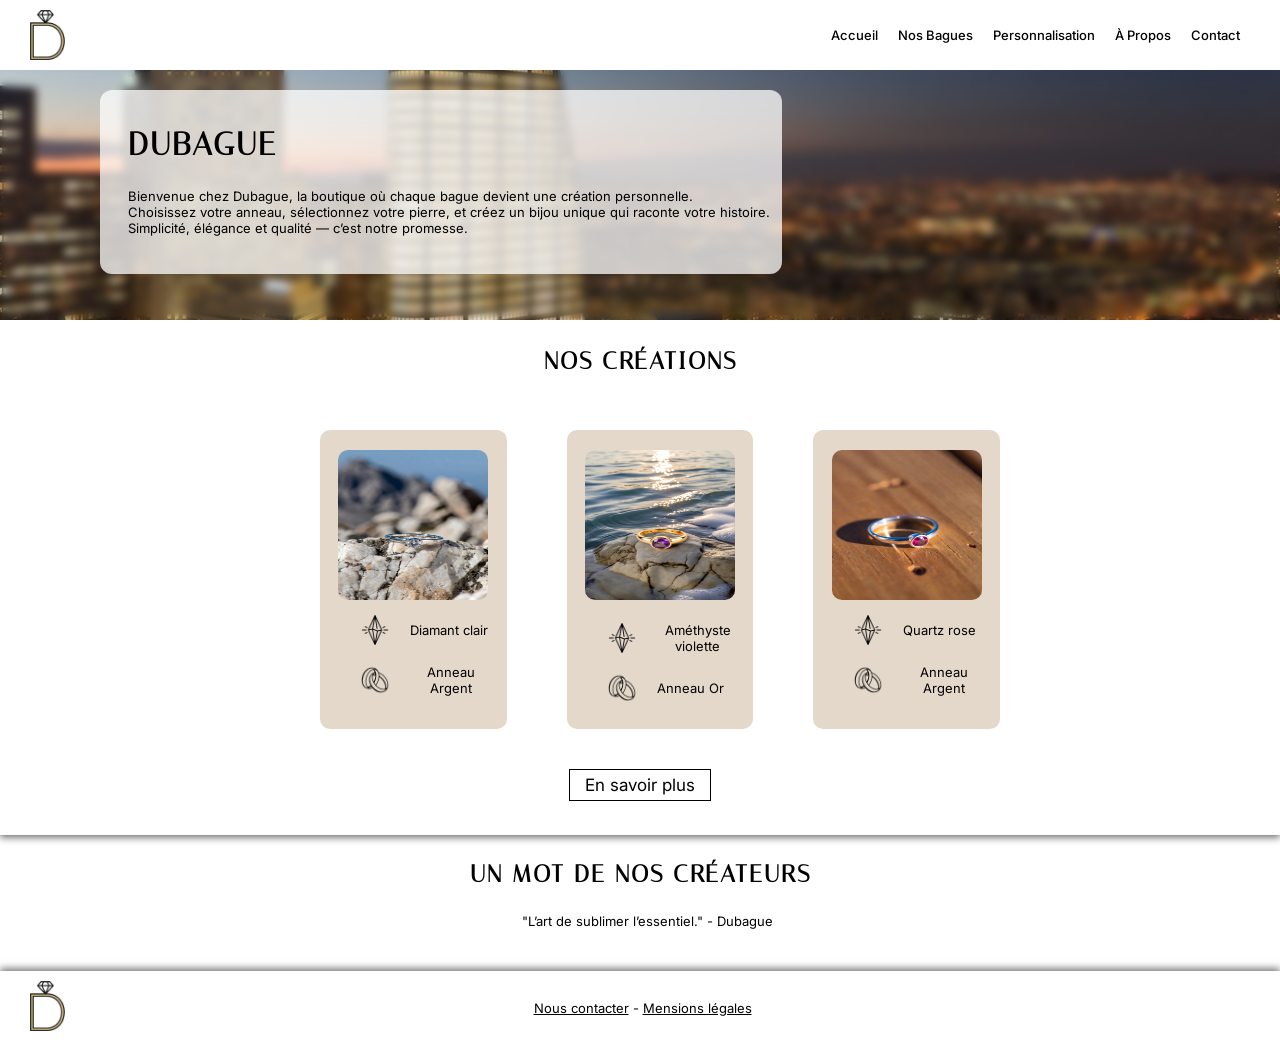
<file: index.html>
<!DOCTYPE html>
<html lang="fr">
<head>
    <meta charset="UTF-8">
    <meta name="viewport" content="width=device-width, initial-scale=1.0">
    <link rel="stylesheet" href="css/style.css">
    <link rel="preconnect" href="https://fonts.googleapis.com">
    <link rel="preconnect" href="https://fonts.gstatic.com" crossorigin>
    <link href="https://fonts.googleapis.com/css2?family=Inter:ital,opsz,wght@0,14..32,100..900;1,14..32,100..900&family=Italiana&display=swap" rel="stylesheet">
    <title>Dubague - Accueil</title>
</head>
<body>
    <header>
        <a href="index.html"><img src="img/logo_DUBAGUE.png" alt="logo" class="logo"></a>
        <ul class="page">
            <li><a href="index.html" class="rubrique">Accueil</a></li>
            <li><a href="nos-bagues.html" class="rubrique">Nos Bagues</a></li>
            <li><a href="personnalisation.html" class="rubrique">Personnalisation</a></li>
            <li><a href="apropos.html" class="rubrique">À Propos</a></li>
            <li><a href="contact.html" class="rubrique">Contact</a></li>
        </ul>
    </header>
    <main> 
        <div class="acceuil">
            <div style="backdrop-filter: blur(4px); width: 100%;">
                <div class="left">
                    <h1 style="text-align:justify; margin-left: 15px;">DUBAGUE</h1>
                    <p>
                        Bienvenue chez Dubague, la boutique où chaque bague devient une création personnelle. <br>
                        Choisissez votre anneau, sélectionnez votre pierre, et créez un bijou unique qui raconte votre histoire. <br>
                        Simplicité, élégance et qualité — c’est notre promesse.
                    </p>
                </div>
            </div>
        </div>
        <div class="block">
            <h2>NOS CRÉATIONS</h2>
            <ul class="align" >
                <li class="carte"><img src="img/bagues/Bague1.jpeg" alt="bague 1" class="img-carte"><br>
                    <ul class="descript">
                        <li style="display: flex; align-items: center;"><img src="img/icon/crystal.png" alt="crystal" class="icon"><p style="padding-left: 5px;">Diamant clair</p></li>
                        <li style="display: flex; align-items: center;"><img src="img/icon/ring-double.png" alt="crystal" class="icon"><p style="padding-left: 5px;">Anneau Argent</p></li>
                    </ul>
                </li>
                <li class="carte"><img src="img/bagues/Bague2.jpeg" alt="bague 2" class="img-carte"><br>
                    <ul class="descript">
                        <li style="display: flex; align-items: center;"><img src="img/icon/crystal.png" alt="crystal" class="icon"><p style="padding-left: 5px;">Améthyste violette</p></li>
                        <li style="display: flex; align-items: center;"><img src="img/icon/ring-double.png" alt="crystal" class="icon"><p style="padding-left: 5px;">Anneau Or</p></li>
                    </ul>
                </li>
                <li class="carte"><img src="img/bagues/Bague3.jpeg" alt="bague 3" class="img-carte"><br>
                    <ul class="descript">
                        <li style="display: flex; align-items: center;"><img src="img/icon/crystal.png" alt="crystal" class="icon"><p style="padding-left: 5px;">Quartz rose</p></li>
                        <li style="display: flex; align-items: center;"><img src="img/icon/ring-double.png" alt="crystal" class="icon"><p style="padding-left: 5px;">Anneau Argent</p></li>
                    </ul>
                </li>
            </ul>
            <a href="nos-bagues.html" class="btn">En savoir plus </a>
        </div>
        <div style="text-align: center;">
            <h2>UN MOT DE NOS CRÉATEURS </h2>
            <p>"L’art de sublimer l’essentiel." - Dubague</p>
        </div>
    </main>
    <footer>
            <div style="width: fit-content; height: auto;">
                <a href="index.html"></a><img src="img/logo_DUBAGUE.png" alt="logo" class="logo"></a>
            </div>
            <div style="width: 100%; text-align: center;">
                <p><a href="contact.html">Nous contacter</a> - <a href="mention-legal.html">Mensions légales</a></p>
            </div>
    </footer>
</body>
</html>
</file>
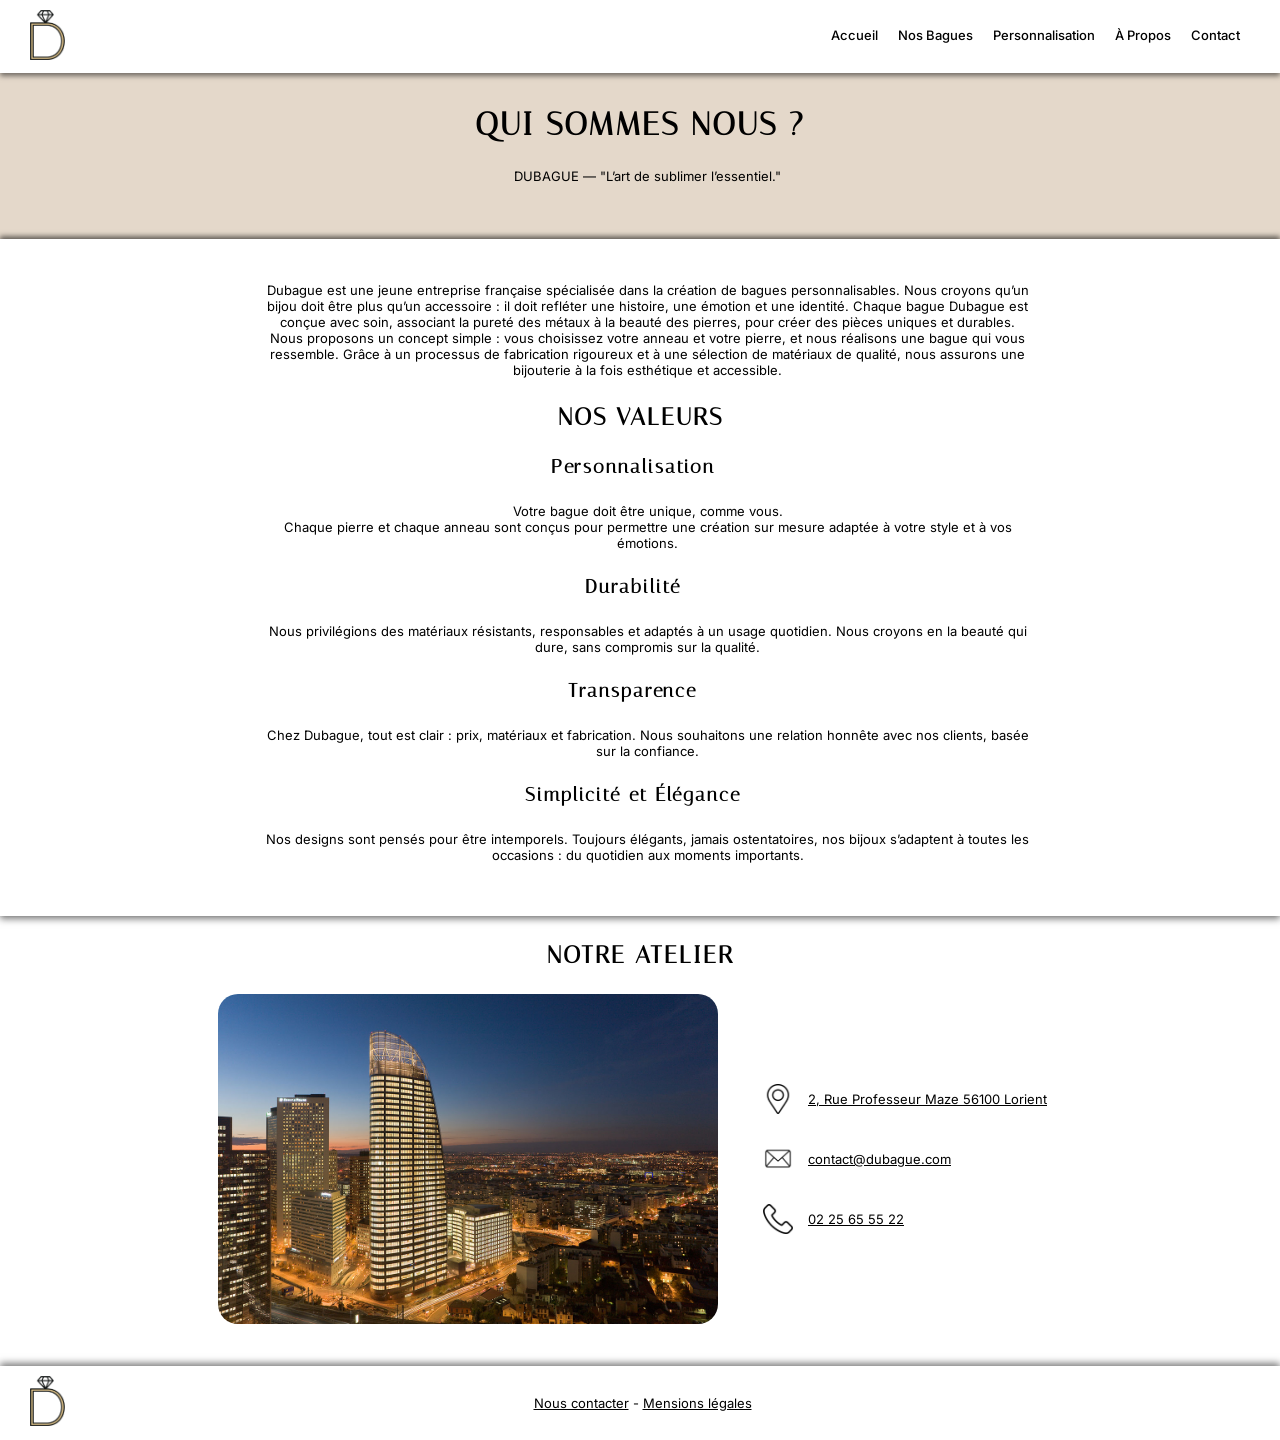
<file: apropos.html>
<!DOCTYPE html>
<html lang="fr">
<head>
    <meta charset="UTF-8">
    <meta name="viewport" content="width=device-width, initial-scale=1.0">
    <link rel="stylesheet" href="css/style.css">
    <link rel="preconnect" href="https://fonts.googleapis.com">
    <link rel="preconnect" href="https://fonts.gstatic.com" crossorigin>
    <link href="https://fonts.googleapis.com/css2?family=Inter:ital,opsz,wght@0,14..32,100..900;1,14..32,100..900&family=Italiana&display=swap" rel="stylesheet">
    <title>Dubague - À Propos</title>
</head>
<body>
    <header>
        <a href="index.html"><img src="img/logo_DUBAGUE.png" alt="logo" class="logo"></a>
        <ul class="page">
            <li><a href="index.html" class="rubrique">Accueil</a></li>
            <li><a href="nos-bagues.html" class="rubrique">Nos Bagues</a></li>
            <li><a href="personnalisation.html" class="rubrique">Personnalisation</a></li>
            <li><a href="apropos.html" class="rubrique">À Propos</a></li>
            <li><a href="contact.html" class="rubrique">Contact</a></li>
        </ul>
    </header>
    <main>
        <div class="top-page">
            <h1>QUI SOMMES NOUS ?</h1>
            <p>DUBAGUE — "L’art de sublimer l’essentiel."</p>
        </div>
        <div class="block">
            <p style="text-align: center; padding-top: 20px;">
                Dubague est une jeune entreprise française spécialisée dans la création de bagues personnalisables. Nous croyons qu’un bijou doit être plus qu’un accessoire : il doit refléter une histoire, une émotion et une identité. Chaque bague Dubague est conçue avec soin, associant la pureté des métaux à la beauté des pierres, pour créer des pièces uniques et durables.
                <br>
                Nous proposons un concept simple : vous choisissez votre anneau et votre pierre, et nous réalisons une bague qui vous ressemble. Grâce à un processus de fabrication rigoureux et à une sélection de matériaux de qualité, nous assurons une bijouterie à la fois esthétique et accessible.
            </p>
            <h2>NOS VALEURS</h2>
            <h3>Personnalisation</h3>
            <p>Votre bague doit être unique, comme vous. <br> Chaque pierre et chaque anneau sont conçus pour permettre une création sur mesure adaptée à votre style et à vos émotions.</p>
            <h3>Durabilité</h3>
            <p>Nous privilégions des matériaux résistants, responsables et adaptés à un usage quotidien. Nous croyons en la beauté qui dure, sans compromis sur la qualité.</p>
            <h3>Transparence</h3>
            <p>Chez Dubague, tout est clair : prix, matériaux et fabrication. Nous souhaitons une relation honnête avec nos clients, basée sur la confiance.</p>
            <h3>Simplicité et Élégance</h3>
            <p>Nos designs sont pensés pour être intemporels. Toujours élégants, jamais ostentatoires, nos bijoux s’adaptent à toutes les occasions : du quotidien aux moments importants.</p>
        </div>
        <div>
            <h2>NOTRE ATELIER</h2>
            <div class="one_block">
                <img src="img/Dubague-Locaux.jpg" alt="images-locaux" id="locaux">
                <ul>
                    <li> <img src="img/icon/pin.png" alt="adresse" class="icon"><a href="https://maps.app.goo.gl/iNtFTdhLoDAV9R7g7" target="_blank">2, Rue Professeur Maze 56100 Lorient</a></li>
                    <li><img src="img/icon/email.png" alt="mail" class="icon"><a href="mailto:contact@dubague.com">contact@dubague.com</a></li>
                    <li><img src="img/icon/telephone.png" alt="téléphone" class="icon"><a href="tel:+330225655522">02 25 65 55 22</a></li>
                </ul>
            </div>
        </div>
    </main>
    <footer>
            <div style="width: fit-content; height: auto;">
                <a href="index.html"></a><img src="/img/logo_DUBAGUE.png" alt="logo" class="logo"></a>
            </div>
            <div style="width: 100%; text-align: center;">
                <p><a href="contact.html">Nous contacter</a> - <a href="mention-legal.html">Mensions légales</a></p>
            </div>
    </footer>
</body>
</html>
</file>
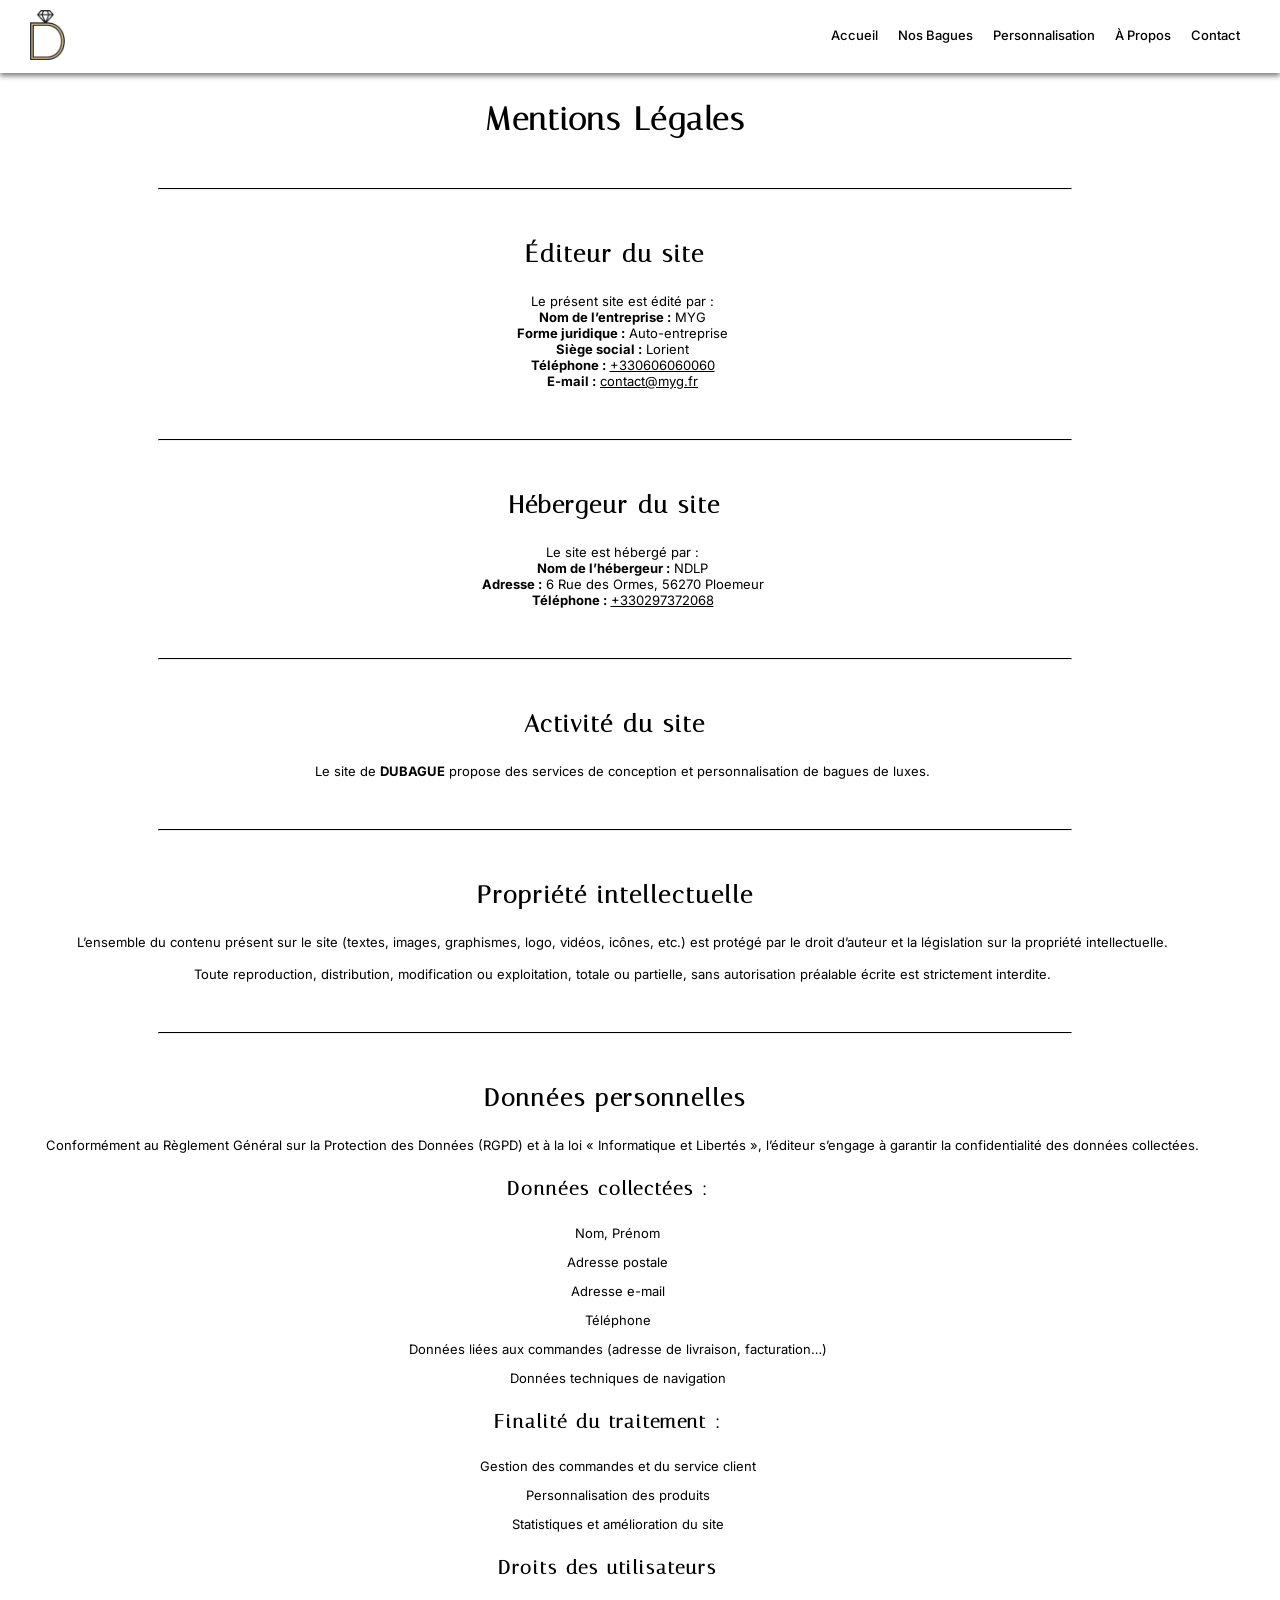
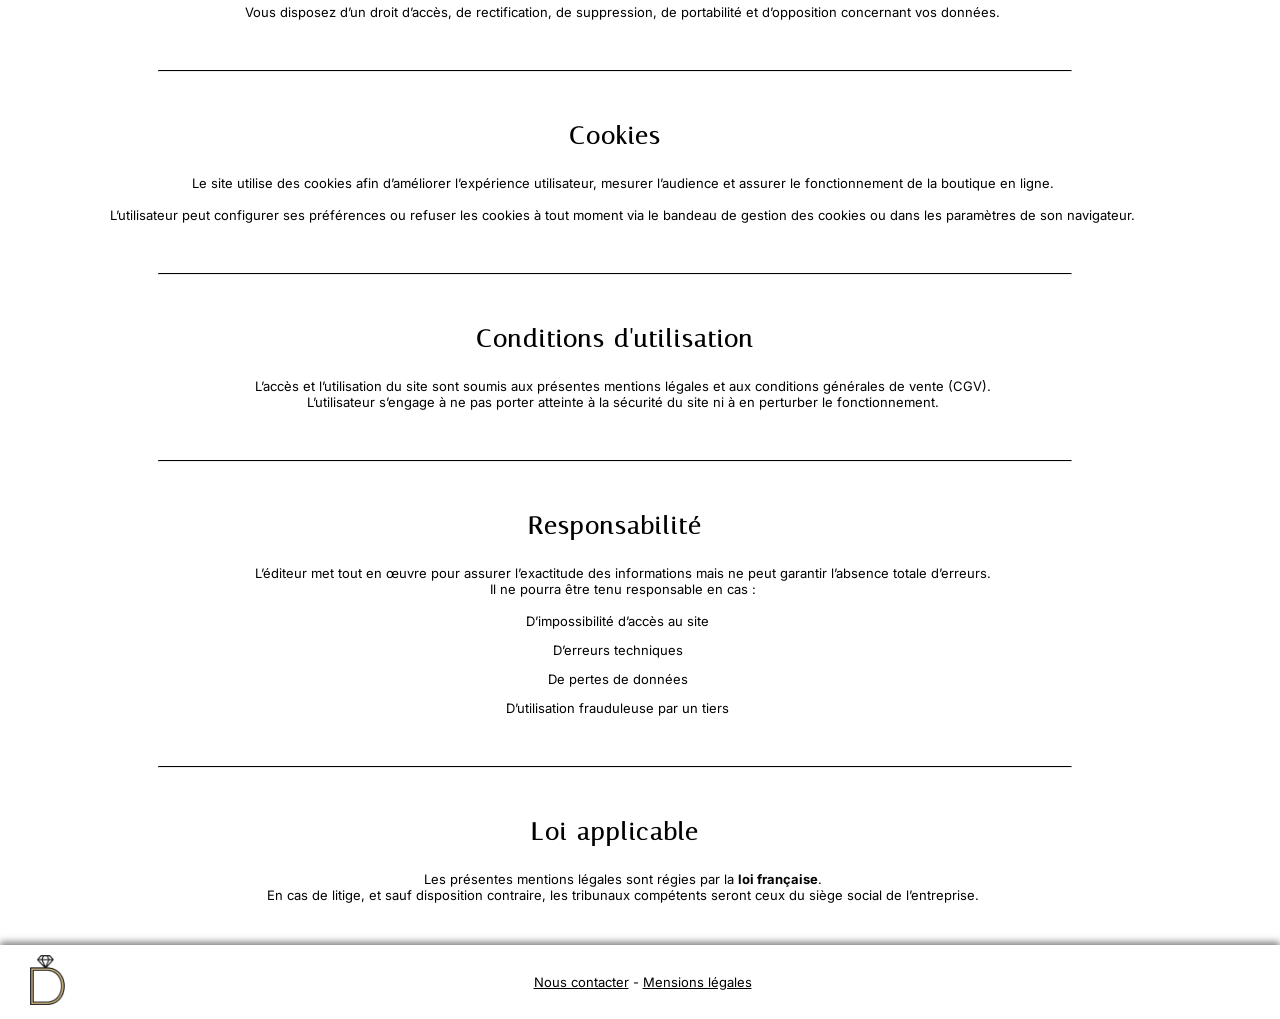
<file: mention-legal.html>
<!DOCTYPE html>
<html lang="fr">
<head>
    <meta charset="UTF-8">
    <meta name="viewport" content="width=device-width, initial-scale=1.0">
    <link rel="stylesheet" href="css/style.css">
    <link rel="preconnect" href="https://fonts.googleapis.com">
    <link rel="preconnect" href="https://fonts.gstatic.com" crossorigin>
    <link href="https://fonts.googleapis.com/css2?family=Inter:ital,opsz,wght@0,14..32,100..900;1,14..32,100..900&family=Italiana&display=swap" rel="stylesheet">
    <title>Dubague - Mentions Légales</title>
</head>
<body>
    <header>
        <a href="index.html"><img src="img/logo_DUBAGUE.png" alt="logo" class="logo"></a>
        <ul class="page">
            <li><a href="index.html" class="rubrique">Accueil</a></li>
            <li><a href="nos-bagues.html" class="rubrique">Nos Bagues</a></li>
            <li><a href="personnalisation.html" class="rubrique">Personnalisation</a></li>
            <li><a href="apropos.html" class="rubrique">À Propos</a></li>
            <li><a href="contact.html" class="rubrique">Contact</a></li>
        </ul>
    </header>
    <main style="text-align: center; margin-right: 50px;">
        <h1>Mentions Légales</h1>
        <hr>
        <h2>Éditeur du site</h2>
        <p>
            Le présent site est édité par : <br>
            <b>Nom de l’entreprise :</b> MYG <br>
            <b>Forme juridique :</b> Auto-entreprise <br>
            <b>Siège social :</b> Lorient <br>
            <b>Téléphone :</b> <a href="tel:+330606060060">+330606060060</a> <br>
            <b>E-mail :</b> <a href="mailto:contact@myg.fr">contact@myg.fr</a><br>
        </p>
        <hr>
        <h2>Hébergeur du site</h2>
        <p>
            Le site est hébergé par : <br>
            <b>Nom de l’hébergeur :</b> NDLP <br>
            <b>Adresse :</b> 6 Rue des Ormes, 56270 Ploemeur <br>
            <b>Téléphone :</b> <a href="tel:+330297372068">+330297372068 </a>
        </p>
        <hr>
        <h2>Activité du site</h2>
        <p>
            Le site de <b>DUBAGUE</b> propose des services de conception et personnalisation de bagues de luxes.
        </p>
        <hr>
        <h2>Propriété intellectuelle</h2>
        <p>
            L’ensemble du contenu présent sur le site (textes, images, graphismes, logo, vidéos, icônes, etc.) est protégé par le droit d’auteur et la législation sur la propriété intellectuelle. <br>
            <br>
            Toute reproduction, distribution, modification ou exploitation, totale ou partielle, sans autorisation préalable écrite est strictement interdite.
        </p>
        <hr>
        <h2>Données personnelles</h2>
        <p>
            Conformément au Règlement Général sur la Protection des Données (RGPD) et à la loi « Informatique et Libertés », l’éditeur s’engage à garantir la confidentialité des données collectées.
        </p>
        <h3>Données collectées :</h3>
        <ul style="list-style: none; margin-right: 50px;">
            <li><p>Nom, Prénom</p></li>
            <li><p>Adresse postale</p></li>
            <li><p>Adresse e-mail</p></li>
            <li><p>Téléphone</p></li>
            <li><p>Données liées aux commandes (adresse de livraison, facturation…)</p></li>
            <li><p>Données techniques de navigation</p></li>
        </ul>
        <h3>Finalité du traitement :</h3>
        <ul style="list-style: none; margin-right: 50px;">
            <li><p>Gestion des commandes et du service client</p></li>
            <li><p>Personnalisation des produits</p></li>
            <li><p>Statistiques et amélioration du site</p></li>
        </ul>
        <h3>Droits des utilisateurs</h3>
        <p>
            Vous disposez d’un droit d’accès, de rectification, de suppression, de portabilité et d’opposition concernant vos données.
        </p>
        <hr>
        <h2>Cookies</h2>
        <p>
            Le site utilise des cookies afin d’améliorer l’expérience utilisateur, mesurer l’audience et assurer le fonctionnement de la boutique en ligne. <br> <br>
            L’utilisateur peut configurer ses préférences ou refuser les cookies à tout moment via le bandeau de gestion des cookies ou dans les paramètres de son navigateur.
        </p>
        <hr>
        <h2>Conditions d'utilisation</h2>
        <p>
            L’accès et l’utilisation du site sont soumis aux présentes mentions légales et aux conditions générales de vente (CGV). <br>
            L’utilisateur s’engage à ne pas porter atteinte à la sécurité du site ni à en perturber le fonctionnement.
        </p>
        <hr>
        <h2>Responsabilité</h2>
        <p>
            L’éditeur met tout en œuvre pour assurer l’exactitude des informations mais ne peut garantir l’absence totale d’erreurs. <br>
            Il ne pourra être tenu responsable en cas :
        </p>
        <ul style="list-style: none; margin-right: 50px;">
            <li><p>D’impossibilité d’accès au site</p></li>
            <li><p>D’erreurs techniques</p></li>
            <li><p>De pertes de données</p></li>
            <li><p>D’utilisation frauduleuse par un tiers</p></li>
        </ul>
        <hr>
        <h2>Loi applicable</h2>
        <p>
            Les présentes mentions légales sont régies par la <b>loi française</b>. <br>
            En cas de litige, et sauf disposition contraire, les tribunaux compétents seront ceux du siège social de l’entreprise.
        </p>
    </main>
    <footer>
            <div style="width: fit-content; height: auto;">
                <a href="index.html"></a><img src="img/logo_DUBAGUE.png" alt="logo" class="logo"></a>
            </div>
            <div style="width: 100%; text-align: center;">
                <p><a href="contact.html">Nous contacter</a> - <a href="mention-legal.html">Mensions légales</a></p>
            </div>
    </footer>
</body>
</html>
</file>
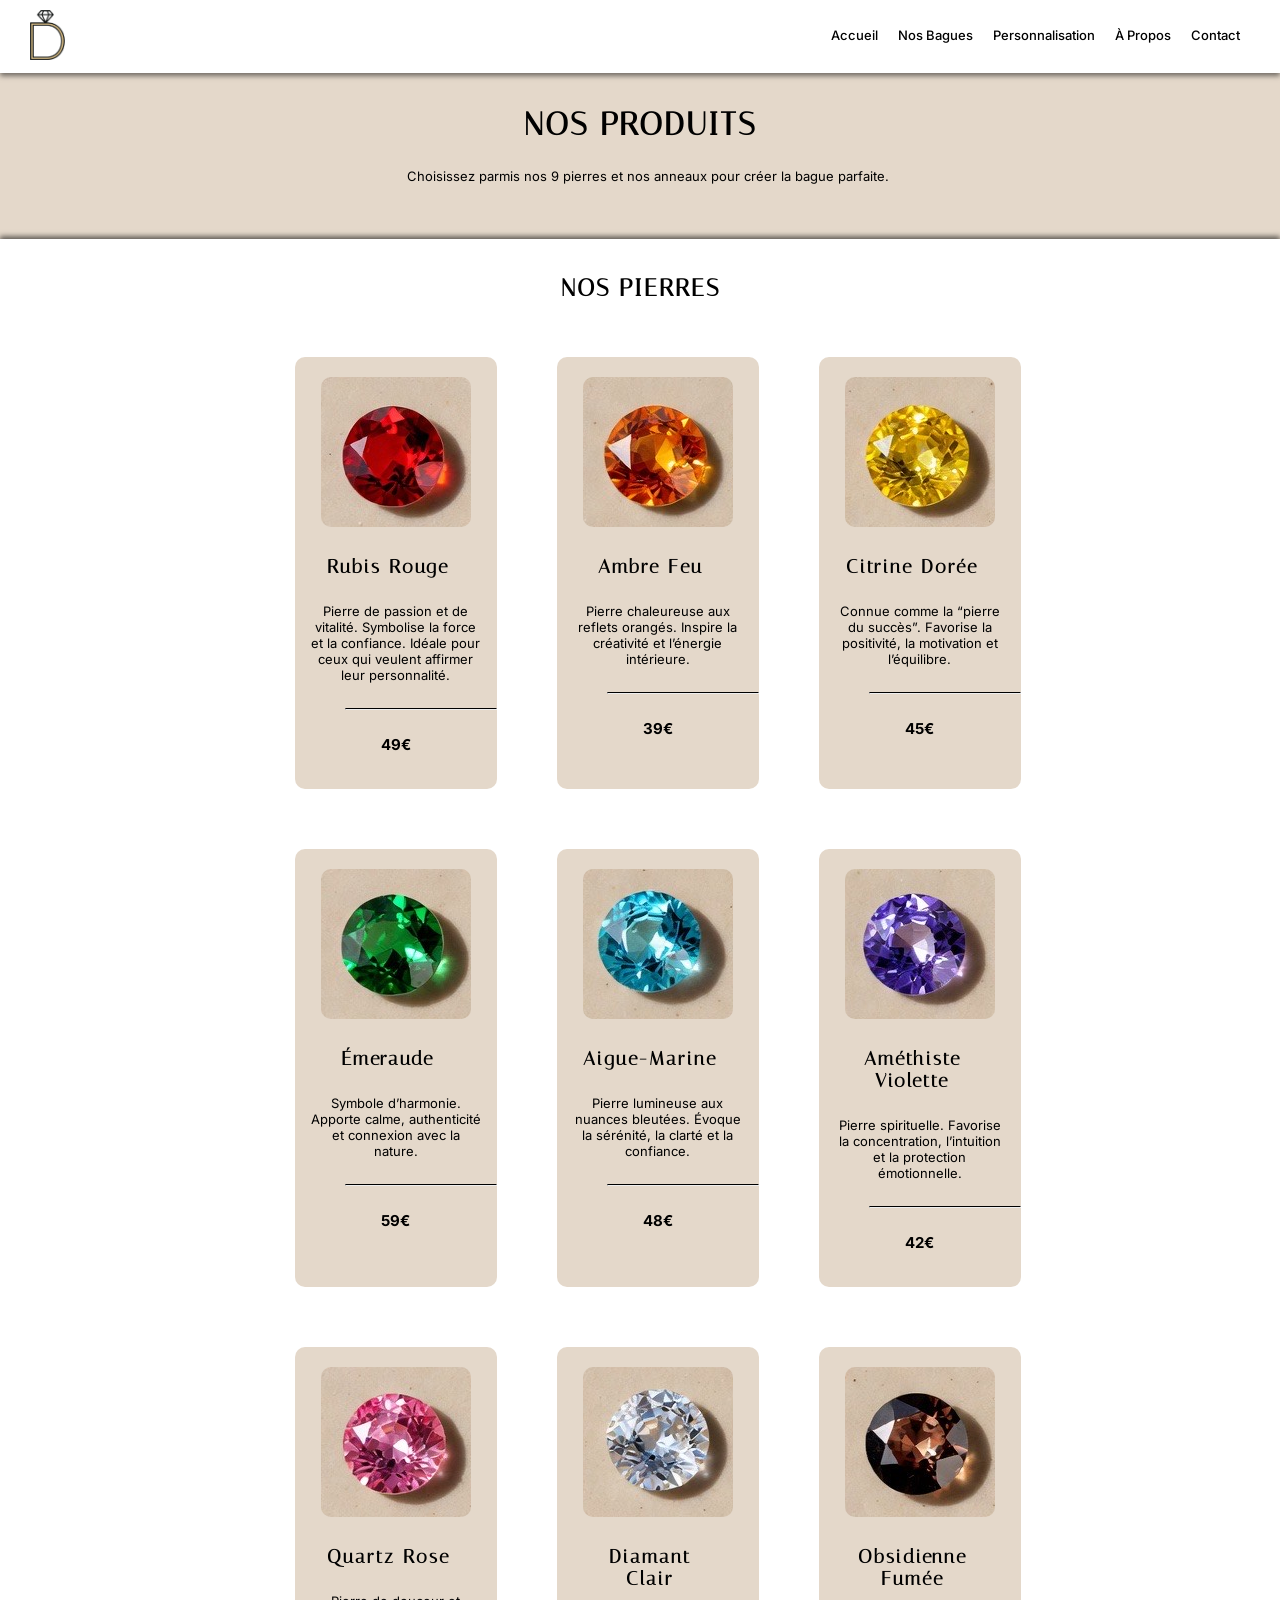
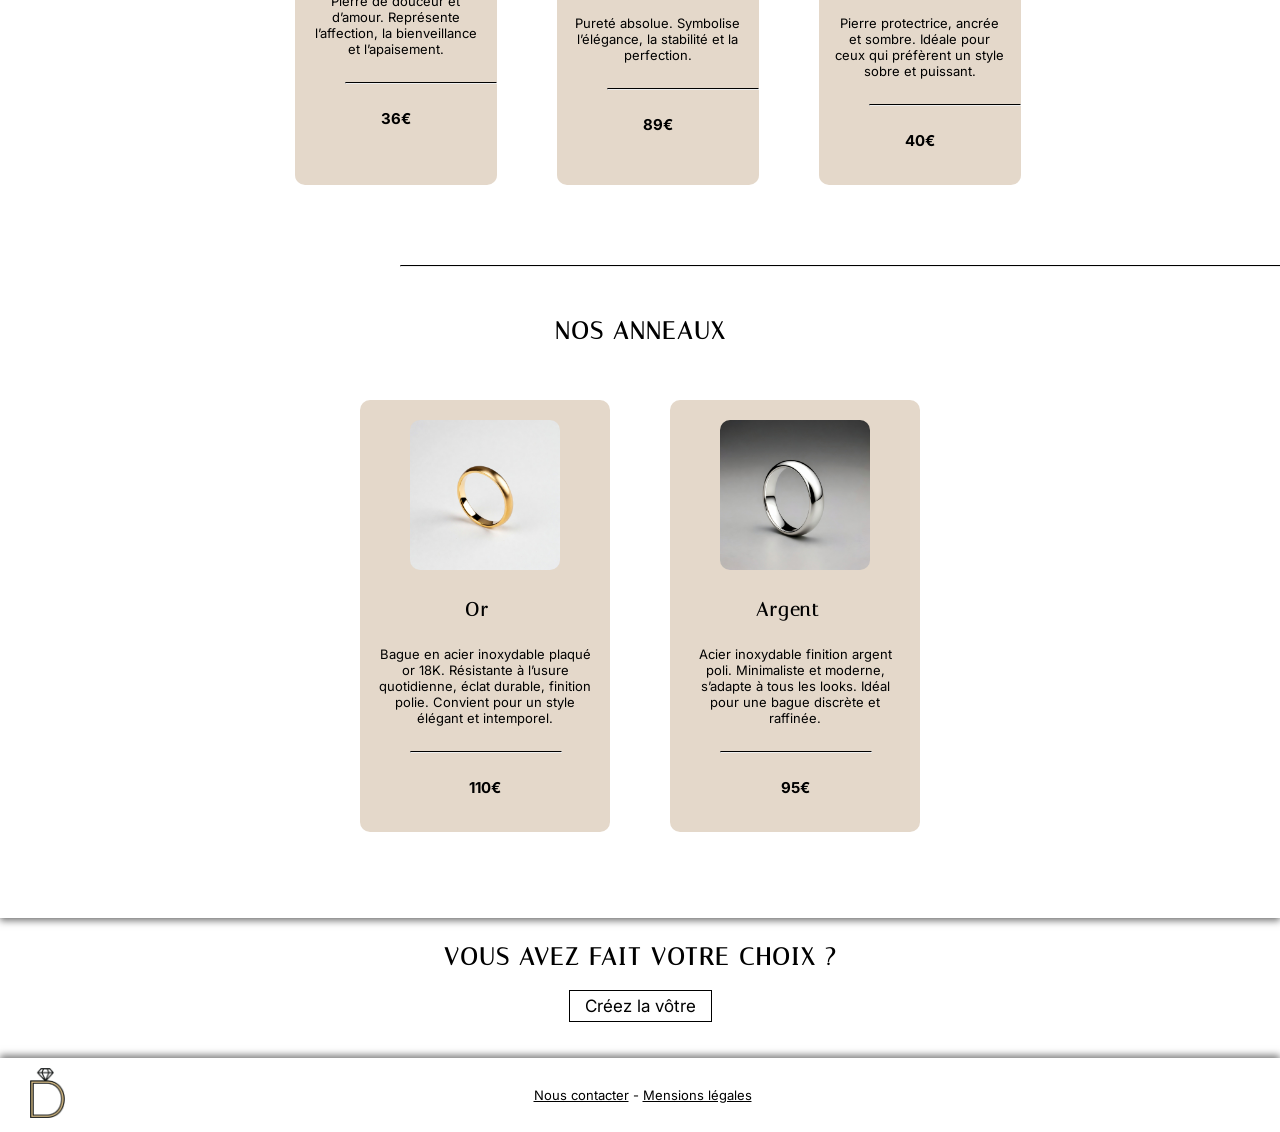
<file: nos-bagues.html>
<!DOCTYPE html>
<html lang="fr">
<head>
    <meta charset="UTF-8">
    <meta name="viewport" content="width=device-width, initial-scale=1.0">
    <link rel="stylesheet" href="css/style.css">
    <link rel="preconnect" href="https://fonts.googleapis.com">
    <link rel="preconnect" href="https://fonts.gstatic.com" crossorigin>
    <link href="https://fonts.googleapis.com/css2?family=Inter:ital,opsz,wght@0,14..32,100..900;1,14..32,100..900&family=Italiana&display=swap" rel="stylesheet">
    <title>Dubague - Nos Bagues</title>
</head>
<body>
    <header>
        <a href="index.html"><img src="img/logo_DUBAGUE.png" alt="logo" class="logo"></a>
        <ul class="page">
            <li><a href="index.html" class="rubrique">Accueil</a></li>
            <li><a href="nos-bagues.html" class="rubrique">Nos Bagues</a></li>
            <li><a href="personnalisation.html" class="rubrique">Personnalisation</a></li>
            <li><a href="apropos.html" class="rubrique">À Propos</a></li>
            <li><a href="contact.html" class="rubrique">Contact</a></li>
        </ul>
    </header>
    <main>
        <div class="top-page">
            <h1>NOS PRODUITS</h1>
            <p>Choisissez parmis nos 9 pierres et nos anneaux pour créer la bague parfaite.</p>
        </div>
        <div class="block">
            <h2>NOS PIERRES</h2>
            <ul style="list-style: none; margin-left: -45px;">
                <li>
                    <ul class="align">
                        <li class="carte">
                            <img src="img/pierres/rubis_rouge.png" alt="rubis_rouge" class="img-carte">
                            <h3>Rubis Rouge</h3>
                            <p>Pierre de passion et de vitalité. Symbolise la force et la confiance. Idéale pour ceux qui veulent affirmer leur personnalité.</p>
                            <hr>
                            <p class="prix"><b>49€</b></p>
                        </li>
                        <li class="carte">
                            <img src="img/pierres/ambre_feu.png" alt="ambre feu" class="img-carte">
                            <h3>Ambre Feu</h3>
                            <p>Pierre chaleureuse aux reflets orangés. Inspire la créativité et l’énergie intérieure.</p>
                            <hr>
                            <p class="prix"><b>39€</b></p>
                        </li>
                        <li class="carte">
                            <img src="img/pierres/citrine_doree.png" alt="citrine dorée" class="img-carte">
                            <h3>Citrine Dorée</h3>
                            <p>Connue comme la “pierre du succès”. Favorise la positivité, la motivation et l’équilibre.</p>
                            <hr>
                            <p class="prix"><b>45€</b></p>
                        </li>
                    </ul>
                </li>
                <li>
                    <ul class="align">
                        <li class="carte">
                            <img src="img/pierres/emeraude.png" alt="emeraude" class="img-carte">
                            <h3>Émeraude</h3>
                            <p>Symbole d’harmonie. Apporte calme, authenticité et connexion avec la nature.</p>
                            <hr>
                            <p class="prix"><b>59€</b></p>
                        </li>
                        <li class="carte">
                            <img src="img/pierres/aigue-marine.png" alt="aigue-marine" class="img-carte">
                            <h3>Aigue-Marine</h3>
                            <p>Pierre lumineuse aux nuances bleutées. Évoque la sérénité, la clarté et la confiance.</p>
                            <hr>
                            <p class="prix"><b>48€</b></p>
                        </li>
                        <li class="carte">
                            <img src="img/pierres/amethiste_violette.png" alt="amethiste violette" class="img-carte">
                            <h3>Améthiste Violette</h3>
                            <p>Pierre spirituelle. Favorise la concentration, l’intuition et la protection émotionnelle.</p>
                            <hr>
                            <p class="prix"><b>42€</b></p>
                        </li>
                    </ul>
                </li>
                <li>
                    <ul class="align">
                        <li class="carte">
                            <img src="img/pierres/quartz_rose.png" alt="quartz rose" class="img-carte">
                            <h3>Quartz Rose</h3>
                            <p>Pierre de douceur et d’amour. Représente l’affection, la bienveillance et l’apaisement.</p>
                            <hr>
                            <p class="prix"><b>36€</b></p>
                        </li>
                        <li class="carte">
                            <img src="img/pierres/diamant_clair.png" alt="diamant clair" class="img-carte">
                            <h3>Diamant Clair</h3>
                            <p>Pureté absolue. Symbolise l’élégance, la stabilité et la perfection.</p>
                            <hr>
                            <p class="prix"><b>89€</b></p>
                        </li>
                        <li class="carte">
                            <img src="img/pierres/obsidienne_fumee.png" alt="obsidienne fumee" class="img-carte">
                            <h3>Obsidienne Fumée</h3>
                            <p>Pierre protectrice, ancrée et sombre. Idéale pour ceux qui préfèrent un style sobre et puissant.</p>
                            <hr>
                            <p class="prix"><b>40€</b></p>
                        </li>
                    </ul>
                </li>
            </ul>
            <hr>
            <h2>NOS ANNEAUX</h2>
            <ul class="align" style="margin-left: -40px;">
                <li class="carte">
                    <img src="img/anneaux/anneau-or.png" alt="anneaux-or" class="img-carte">
                    <h3>Or</h3>
                    <p>Bague en acier inoxydable plaqué or 18K. Résistante à l’usure quotidienne, éclat durable, finition polie. Convient pour un style élégant et intemporel.</p>
                    <hr>
                    <p class="prix"><b>110€</b></p>
                </li>
                <li class="carte">
                    <img src="img/anneaux/anneau-argent.png" alt="anneaux-argent" class="img-carte">
                    <h3>Argent</h3>
                    <p>Acier inoxydable finition argent poli. Minimaliste et moderne, s’adapte à tous les looks. Idéal pour une bague discrète et raffinée.</p>
                    <hr>
                    <p class="prix"><b>95€</b></p>
                </li>
            </ul>
        </div>
        <div style="text-align: center;">
            <h2>VOUS AVEZ FAIT VOTRE CHOIX ?</h2>
            <a href="personnalisation.html" class="btn">Créez la vôtre</a>
        </div>
    </main>
    <footer>
            <div style="width: fit-content; height: auto;">
                <a href="index.html"></a><img src="img/logo_DUBAGUE.png" alt="logo" class="logo"></a>
            </div>
            <div style="width: 100%; text-align: center;">
                <p><a href="contact.html">Nous contacter</a> - <a href="mention-legal.html">Mensions légales</a></p>
            </div>
    </footer>
</body>
</html>
</file>
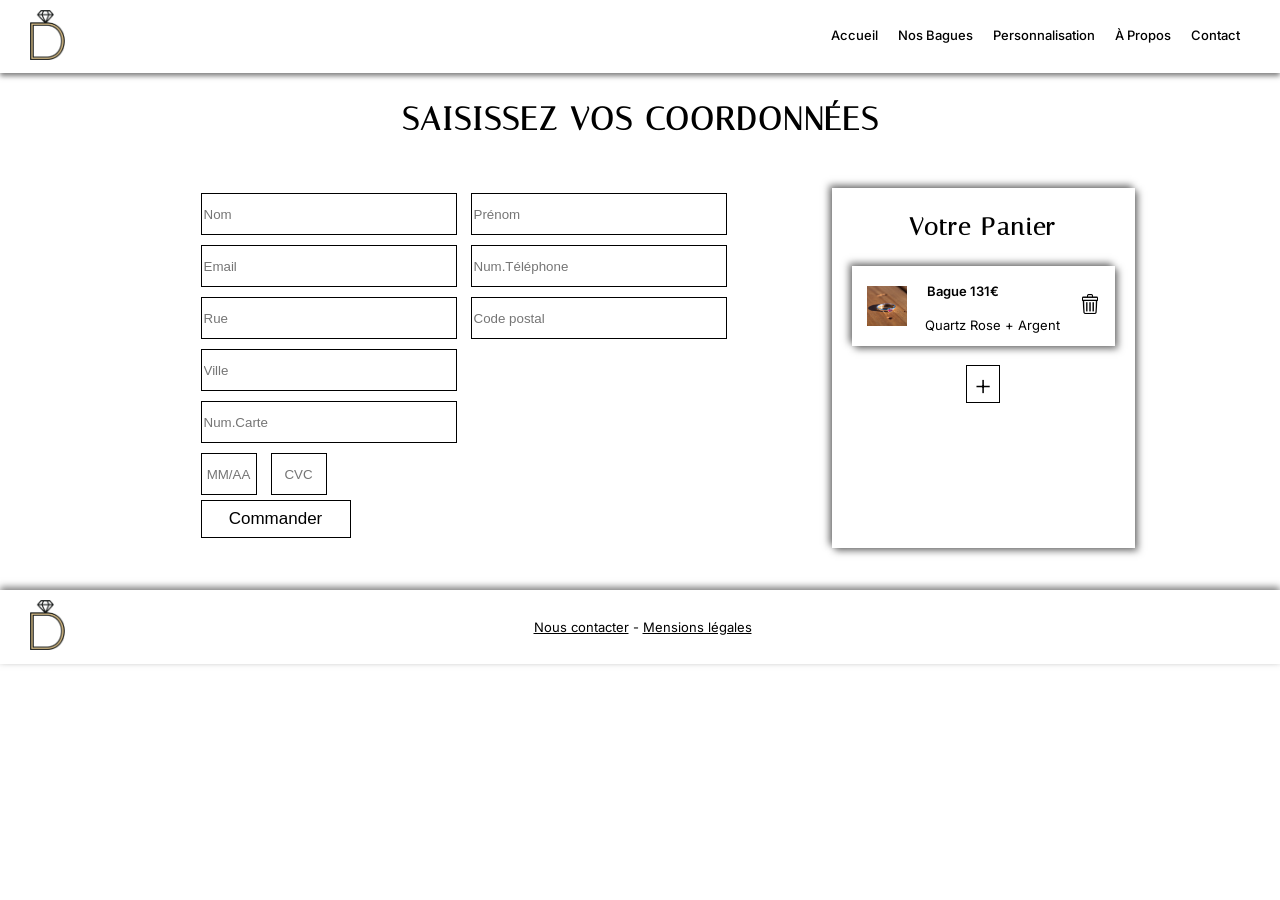
<file: paiement.html>
<!DOCTYPE html>
<html lang="fr">
<head>
    <meta charset="UTF-8">
    <meta name="viewport" content="width=device-width, initial-scale=1.0">
    <link rel="stylesheet" href="css/style.css">
    <link rel="preconnect" href="https://fonts.googleapis.com">
    <link rel="preconnect" href="https://fonts.gstatic.com" crossorigin>
    <link href="https://fonts.googleapis.com/css2?family=Inter:ital,opsz,wght@0,14..32,100..900;1,14..32,100..900&family=Italiana&display=swap" rel="stylesheet">
    <title>Dubague - Paiement</title>
</head>
<body>
    <header>
        <a href="index.html"><img src="img/logo_DUBAGUE.png" alt="logo" class="logo"></a>
        <ul class="page">
            <li><a href="index.html" class="rubrique">Accueil</a></li>
            <li><a href="nos-bagues.html" class="rubrique">Nos Bagues</a></li>
            <li><a href="personnalisation.html" class="rubrique">Personnalisation</a></li>
            <li><a href="apropos.html" class="rubrique">À Propos</a></li>
            <li><a href="contact.html" class="rubrique">Contact</a></li>
        </ul>
    </header>
    <main>
        <h1>SAISISSEZ VOS COORDONNÉES</h1>
        <div id="corps">
            <div>
                <form action="">
                    <input type="text" placeholder="Nom" class="champ">
                    <input type="text" placeholder="Prénom" class="champ"><br>
                    <input type="text" placeholder="Email" class="champ">
                    <input type="text" placeholder="Num.Téléphone" class="champ"><br>
                    <input type="text" placeholder="Rue" class="champ">
                    <input type="text" placeholder="Code postal" class="champ"><br>
                    <input type="text" placeholder="Ville" class="champ"><br>
                    <input type="text" placeholder="Num.Carte" class="champ"><br>
                    <input type="text" placeholder="MM/AA" class="champ petit">
                    <input type="text" placeholder="CVC" class="champ petit"><br>
                    <input type="button" value="Commander" class="btn" style="margin-left: 5px;">
                </form>
            </div>
            <div id="panier">
                <h2>Votre Panier</h2>
                <div id="produits">
                    <img src="img/bagues/Bague3.jpeg" alt="bague" style="width: 40px; height: 40px; padding-left: 15px;">
                    <div style="text-align: left; list-style: none; padding: 0px 20px 0px 20px;">
                        <h4>Bague 131€</h4>
                        <p style="margin-left: -2px;">Quartz Rose + Argent</p>
                    </div>
                    <a href=""><img src="img/icon/trash.png" alt="supprimer" id="suppr"></a>
                </div>
                <a href="personnalisation.html" id="add">+</a>
            </div>
        </div>
    </main>
    <footer>
            <div style="width: fit-content; height: auto;">
                <a href="index.html"></a><img src="img/logo_DUBAGUE.png" alt="logo" class="logo"></a>
            </div>
            <div style="width: 100%; text-align: center;">
                <p><a href="contact.html">Nous contacter</a> - <a href="mention-legal.html">Mensions légales</a></p>
            </div>
    </footer>
</body>
</html>
</file>
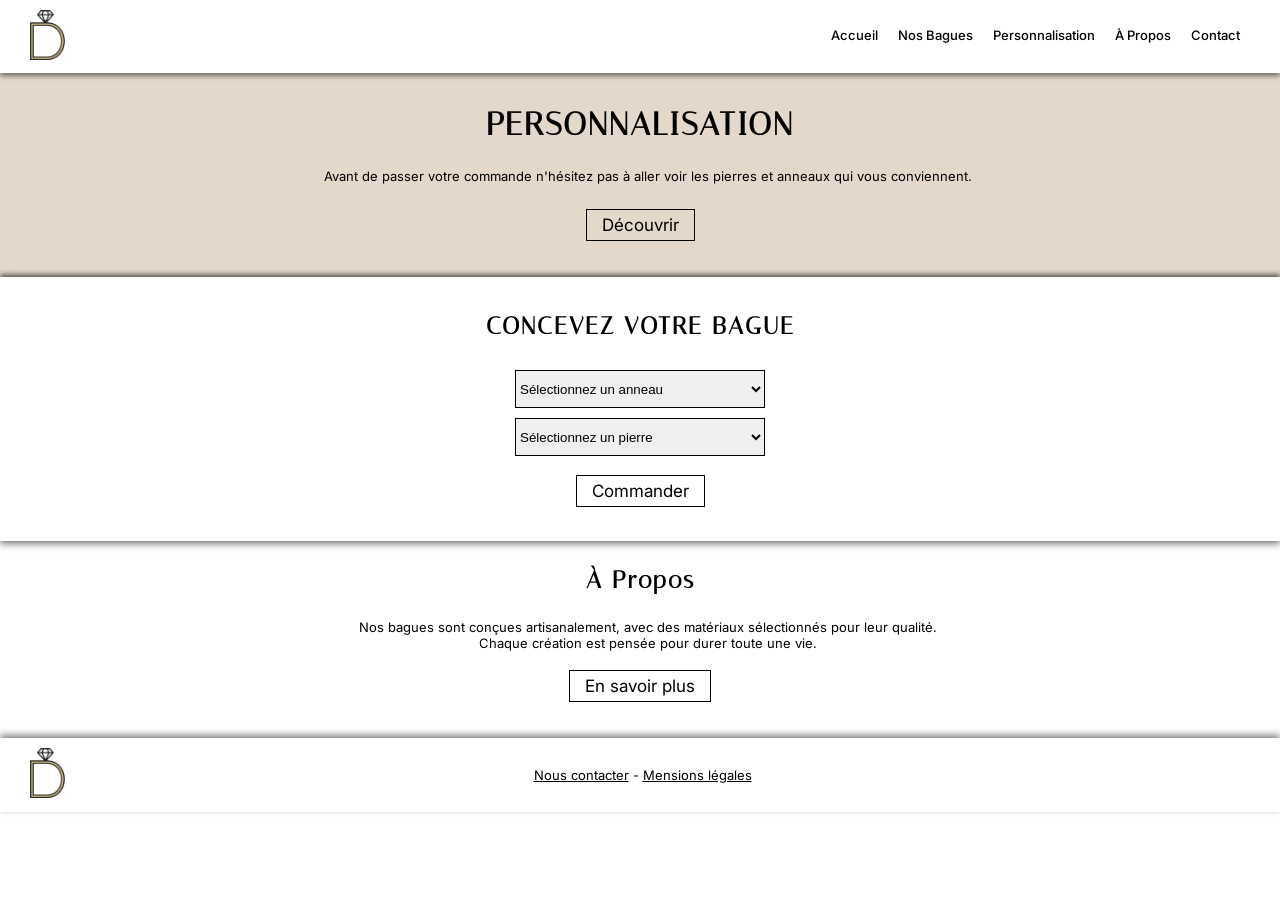
<file: personnalisation.html>
<!DOCTYPE html>
<html lang="fr">
<head>
    <meta charset="UTF-8">
    <meta name="viewport" content="width=device-width, initial-scale=1.0">
    <link rel="stylesheet" href="css/style.css">
    <link rel="preconnect" href="https://fonts.googleapis.com">
    <link rel="preconnect" href="https://fonts.gstatic.com" crossorigin>
    <link href="https://fonts.googleapis.com/css2?family=Inter:ital,opsz,wght@0,14..32,100..900;1,14..32,100..900&family=Italiana&display=swap" rel="stylesheet">
    <title>Dubague - Personnalisation</title>
</head>
<body>
    <header>
        <a href="index.html"><img src="img/logo_DUBAGUE.png" alt="logo" class="logo"></a>
        <ul class="page">
            <li><a href="index.html" class="rubrique">Accueil</a></li>
            <li><a href="nos-bagues.html" class="rubrique">Nos Bagues</a></li>
            <li><a href="personnalisation.html" class="rubrique">Personnalisation</a></li>
            <li><a href="apropos.html" class="rubrique">À Propos</a></li>
            <li><a href="contact.html" class="rubrique">Contact</a></li>
        </ul>
    </header>
    <main>
        <div class="top-page">
            <h1>PERSONNALISATION</h1>
            <p>Avant de passer votre commande n'hésitez pas à aller voir les pierres et anneaux qui vous conviennent.</p>
            <br>
            <a href="nos-bagues.html" class="btn">Découvrir</a>
        </div>
        <div class="block">
            <h2>CONCEVEZ VOTRE BAGUE</h2>
            <form action="">
                <select name="" id="" class="champ">
                    <option value="">Sélectionnez un anneau</option>
                    <option value="">Or - 110€</option>
                    <option value="">Argent - 95€</option>
                </select><br>
                <select name="" id="" class="champ">
                    <option value="">Sélectionnez un pierre</option>
                    <option value="">Rubis Rouge — 49€</option>
                    <option value="">Ambre feu — 39€</option>
                    <option value="">Citrine dorée — 45€</option>
                    <option value="">Émeraude — 59€</option>
                    <option value="">Aigue-marine — 48€</option>
                    <option value="">Améthyste violette — 42€</option>
                    <option value="">Quartz rose — 36€</option>
                    <option value="">Diamant clair — 89€</option>
                    <option value="">Obsidienne fumée — 40€</option>
                </select><br>
            </form>
            <a href="paiement.html" class="btn">Commander</a>
        </div>
        <div style="text-align: center;">
            <h2>À Propos</h2>
            <p style="margin-bottom: 25px;">Nos bagues sont conçues artisanalement, avec des matériaux sélectionnés pour leur qualité. <br>Chaque création est pensée pour durer toute une vie.</p>
            <a href="apropos.html" class="btn">En savoir plus</a>
        </div>
    </main>
    <footer>
            <div style="width: fit-content; height: auto;">
                <a href="index.html"></a><img src="img/logo_DUBAGUE.png" alt="logo" class="logo"></a>
            </div>
            <div style="width: 100%; text-align: center;">
                <p><a href="contact.html">Nous contacter</a> - <a href="mention-legal.html">Mensions légales</a></p>
            </div>
    </footer>
</body>
</html>
</file>
<file: css/style.css>
/*Base*/

header
{
    position: absolute;
    top: 0;
    left: 0;
    right: 0;
    display: flex;
    box-shadow: 0px 3px 5px rgba(0, 0, 0, 50%);
    padding: 10px;
    background-color: white;
}

a
{
    user-select: none;
}

main
{
    height: 100%;
    margin-top: 100px;
    margin-bottom: 50px;
}

h1,h2,h3
{
    font-family: "Italiana";
    letter-spacing: 2px;
    text-align: center;
    margin: 25px;
}

p,h4,a
{
    font-size: small;
    font-family: "Inter";
    color: black;
}

h4
{
    font-weight: 600;
}

form
{
    margin-left: 50px;
    margin-right: 50px;
}

hr
{
    margin: 50px 150px 50px 150px;
    border-top: 1px solid black;
}

footer
{
    bottom: 0;
    left: 0;
    right: 0;
    display: flex;
    box-shadow: 0px -3px 7px rgba(0, 0, 0, 50%);
    padding: 10px;
    background-color: white;
    align-items: center;
    margin: -8px;
}

footer p
{
    margin-left: -50px;
}

textarea
{
    width: 520px;
    height: 75px;
    border: solid 1px black;
    font-family: "Inter";
    resize: none;
}

/*Class*/

.acceuil
{
    background-image: url("../img/Dubague-Locaux.jpg");
    background-repeat: no-repeat;
    background-size: cover;
    background-position: center;
    text-align: center;
    display: flex;
    height: 250px;
    margin: -30px -8px -8px -8px;
    position: relative;
}

.block
{
    justify-items: center; 
    box-shadow: 0px -3px 5px rgba(0, 0, 0, 50%),0px 3px 7px rgba(0, 0, 0, 50%);
    margin: 0px -8px 0px -8px;
    padding: 10px 250px 40px 250px;
    background-color: white;
    text-align: center;
}

.block form
{
    margin-bottom: 20px;
}

.block p
{
    text-align: center;
}

.block hr
{
    width: 1250px;
    border-top: 1px solid black;
}

.icon
{
    width: 30px;
    height: 30px;
}

.img-carte
{
    width: 150px;
    height: 150px;
    border-radius: 10px;
}

.align
{
    display: flex;
    list-style: none;
    justify-content: center;
}

.carte
{
    background-color: #E4D8CA;
    border-radius: 10px;
    width: 250px;
    height: auto;
    text-align: center;
    margin: 30px;
    align-items: center;
    transition: transform .2s;
    padding-bottom: 20px;
    padding-top: 20px;
}

.carte:hover
{
    transform: scale(1.1);
    box-shadow: 3px 3px 7px rgba(235, 184, 102,50%);
}

.carte p,h3
{
    padding-right: 15px;
    user-select: none;
}

.carte hr
{
    width: 150px;
    margin: 25px 0px 25px 50px;
    border-top: 1px solid black;
}

.logo
{
    width: 35px;
    height: auto;
    margin-left: 20px;
}

.page
{
    display: flex;
    list-style: none;
    width: 100%;
    justify-content: right;
    margin-right: 20px;
}

.rubrique
{
    text-decoration: none;
    color: black;
    margin: 0px 10px 0px 10px;
    font-weight: 500;
}

.rubrique:hover
{
    color: #EBB866;
}

.btn
{
    background-color: transparent;
    border: solid 1px black;
    height: 38px;
    width: 150px;
    margin-bottom: 10px;
    justify-items: center;
    text-decoration: none;
    padding: 5px 15px 5px 15px;
    font-size: 17px;
}

.btn:hover
{
    border-color: #EBB866;
    color: #EBB866;
}

.top-page
{
    background-color: #E4D8CA;
    text-align: center;
    width: auto;
    margin: -30px -8px -8px -8px;
    padding: 10px 0px 50px 0px;
}

.top-page .btn
{
    margin-top: 50px;
}

.left
{
    text-align: justify;
    margin-left: 100px;
    margin-top: 20px;
    padding: 10px 12.5px 25px 12.5px;
    align-items: center;
    background: rgba(255, 255, 255, 0.75);
    border-radius: 12px;
    width: fit-content;
}

.descript
{
    list-style: none; 
    padding-top: 5px;
}

.champ
{
    border: solid 1px black;
    height: 38px;
    width: 250px;
    margin: 5px;
    user-select: none;
}

.listp
{
    box-shadow: 5px black ;
}

.petit
{
    width: 50px;
    text-align: center;
}

.white
{
    background-color: white;
}

.one_block
{
    display: flex;
    align-items: center;
    justify-content: center;
}

.one_block li
{
    display: flex;
    padding: 15px 0px 15px 5px;
    align-items: center;
}

.one_block a
{
    padding: 0px 15px 0px 15px;
}

.one_block a:hover
{
    color: #EBB866;
}

.one_block #locaux
{
    width: 500px;
    height: auto;
    border-radius: 20px;
}

.prix
{
    font-size: 15px;
}

/*ID*/

#corps
{
    display: flex;
    justify-content: center;
    margin-top: 50px;
}

#add
{
    border: solid 1px black;
    padding: 0px 7px 0px 7px;
    font-size: 30px;
    text-align: center;
    font-weight: 250;
    text-decoration: none;
    color: black;
    align-items: center;
}

#add:hover
{
    color: #EBB866;
    border-color: #EBB866;
}

#produits
{
    display: flex;
    box-shadow: 3px 3px 7px rgba(0, 0, 0, 50%), -3px -3px 7px rgba(0, 0, 0, 50%);
    margin: 0px 20px 20px 20px;
    align-items : center;
}

#panier
{
    box-shadow: 3px 3px 7px rgba(0, 0, 0, 50%), -3px -3px 7px rgba(0, 0, 0, 50%);
    width: fit-content;
    margin-left: 50px;
    text-align: center;
}

#suppr
{
    width: 20px;
    height: 20px;
    padding-right: 15px;
}

#reseaux
{
    display: flex;
    justify-content: center;
}

#reseaux ul
{
    list-style: none;
    width: 100%;
    align-items: center;
}

#reseaux li
{
    display: flex;
    align-items: center;
    margin: 15px 0px 15px 0px ;
}

#reseaux a,p
{
    margin-left: 15px;
}

#reseaux a:hover
{
    color: #EBB866;
}
</file>
